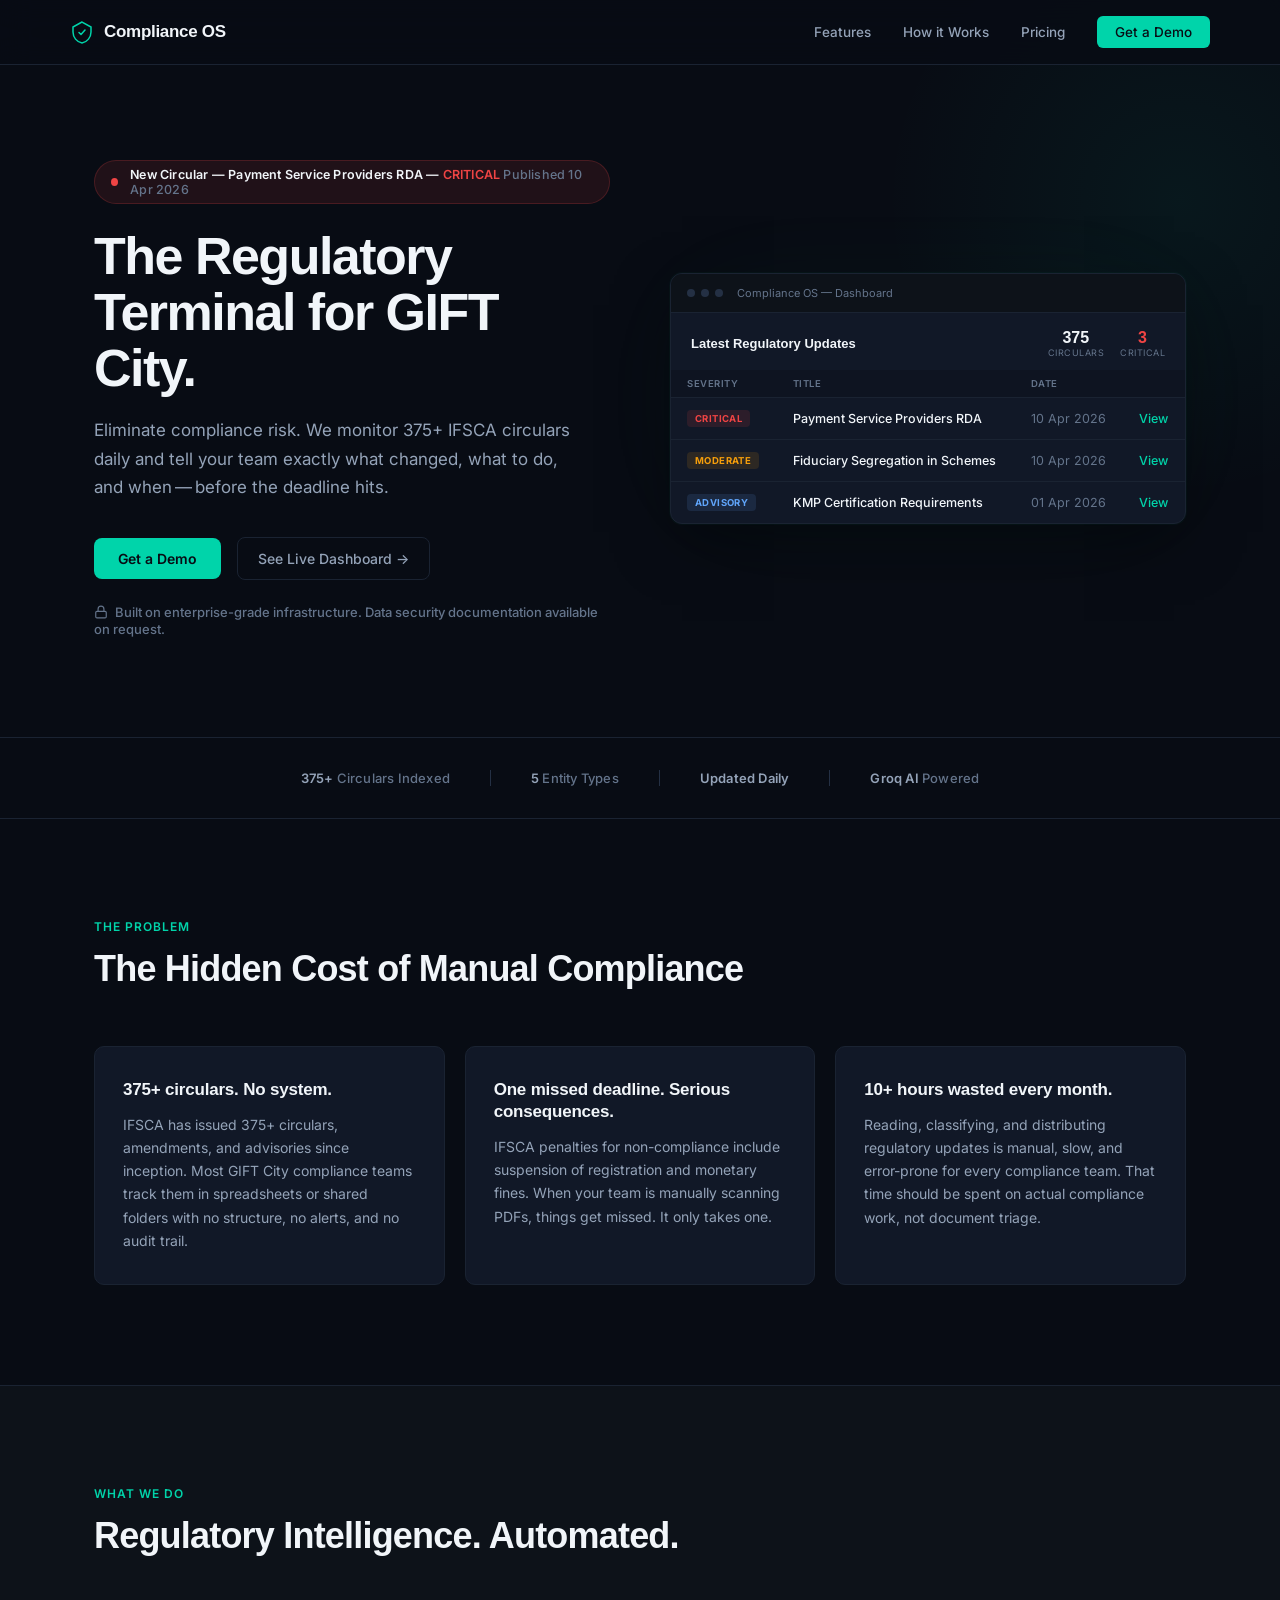
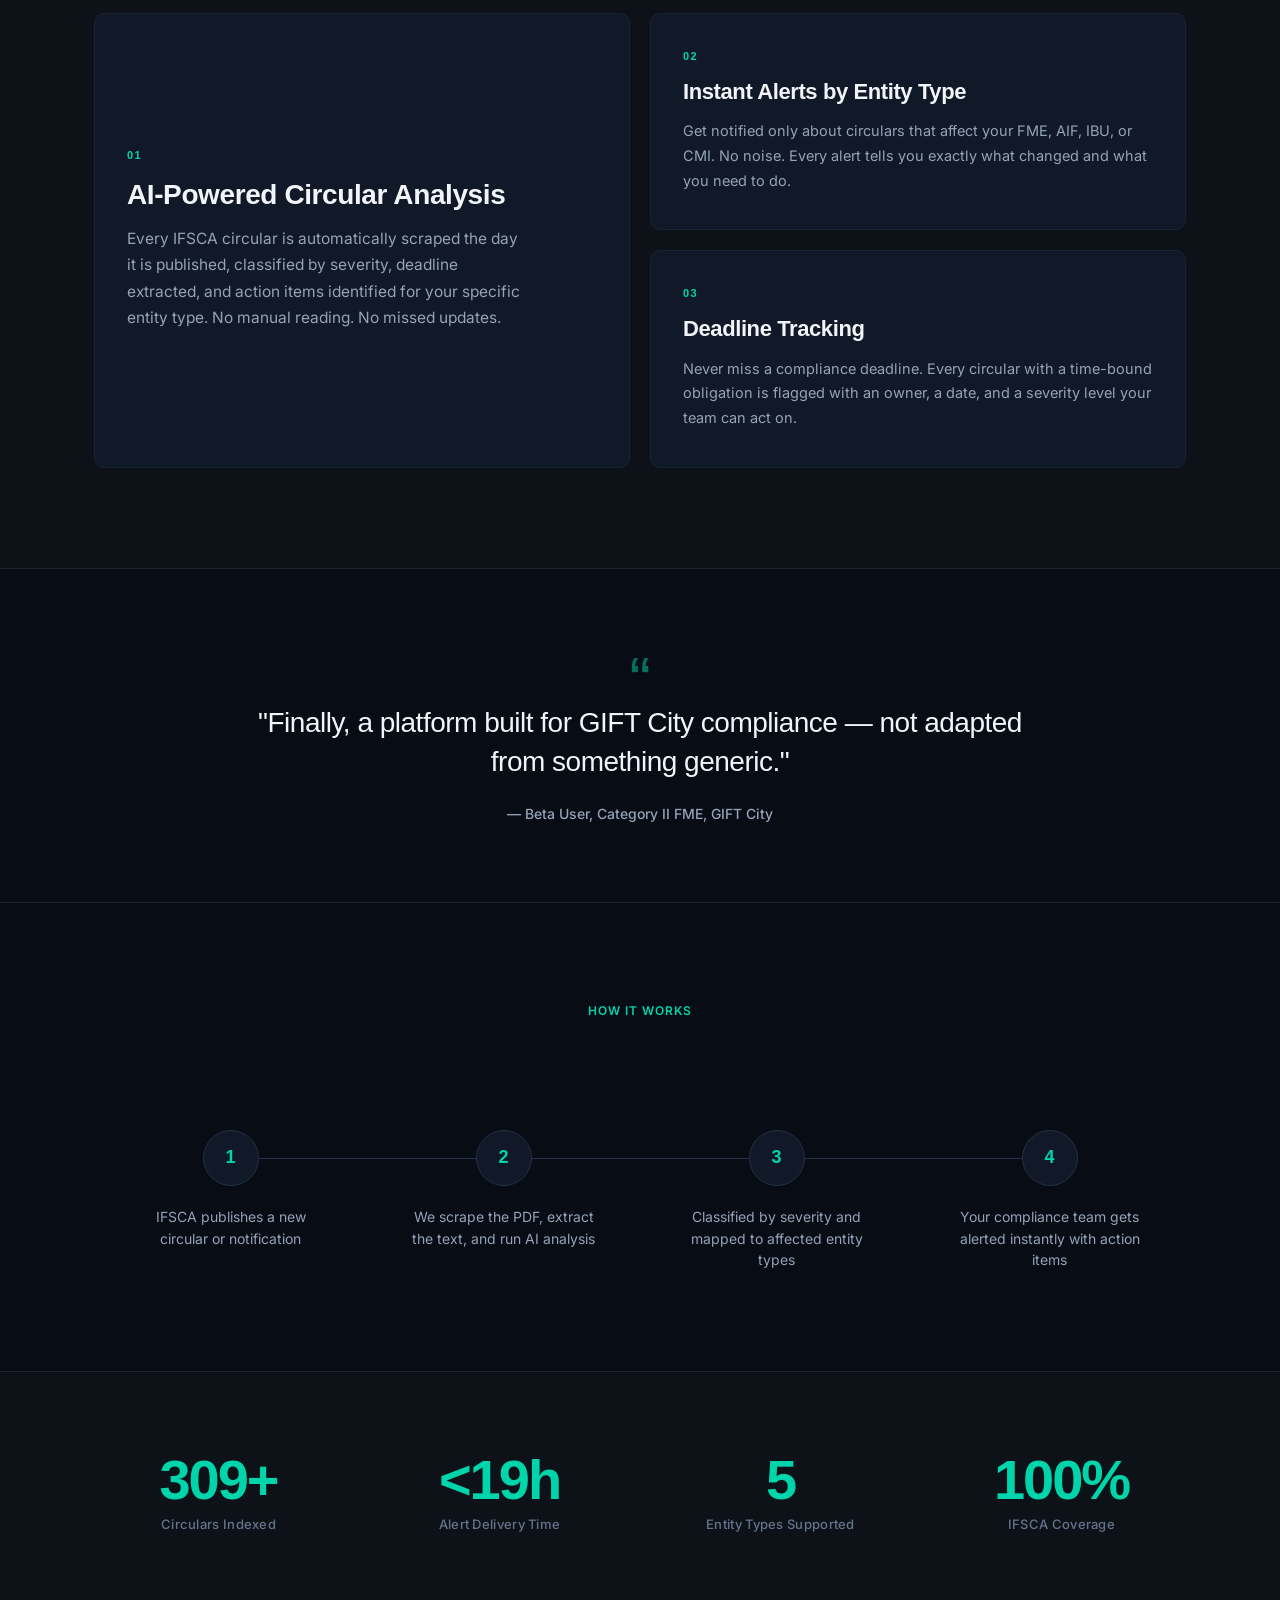
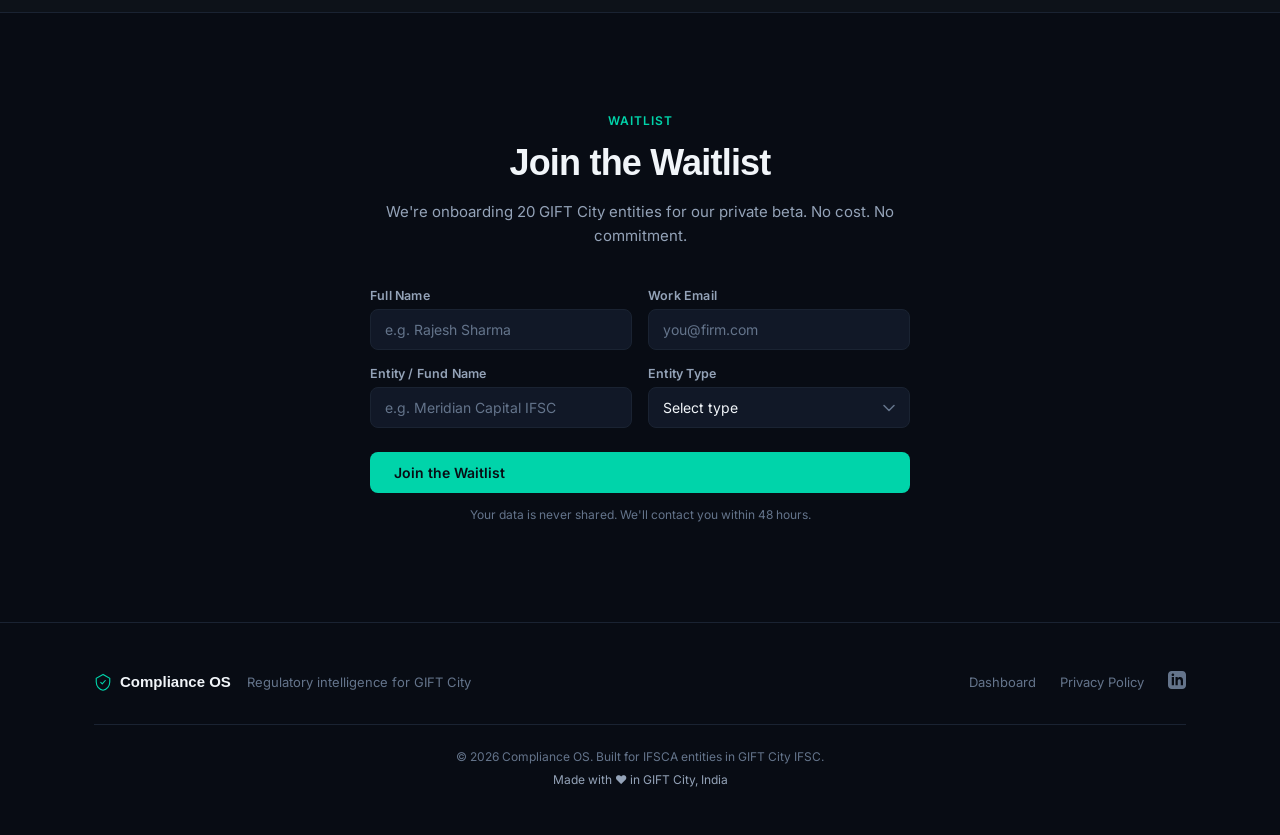
<file: index.html>
<!DOCTYPE html>
<html lang="en">

<head>
    <meta charset="UTF-8">
    <meta name="viewport" content="width=device-width, initial-scale=1.0">
    <title>Compliance OS — Regulatory Intelligence for GIFT City</title>
    <meta name="description"
        content="Compliance OS monitors 375+ IFSCA circulars daily and tells your compliance team exactly what changed, what to do, and when — before the deadline hits.">
    <link rel="preconnect" href="https://fonts.googleapis.com">
    <link rel="preconnect" href="https://fonts.gstatic.com" crossorigin>
    <link href="https://fonts.googleapis.com/css2?family=Geist:wght@400;500;600;700&family=Inter:wght@300..600&family=JetBrains+Mono:wght@400;500&display=swap" rel="stylesheet">
    <style>
        /* ============================================================
           COMPLIANCE OS — Landing Page
           Design: Dark editorial, financial terminal aesthetic
           ============================================================ */

        *,
        *::before,
        *::after {
            margin: 0;
            padding: 0;
            box-sizing: border-box;
        }

        :root {
            --bg-base: #080C14;
            --bg-raised: #0D1219;
            --bg-surface: #111827;
            --bg-surface-hover: #151D2E;
            --border: #1A2332;
            --border-light: #243044;
            --teal: #00D4AA;
            --teal-dim: rgba(0, 212, 170, 0.08);
            --teal-glow: rgba(0, 212, 170, 0.15);
            --red: #EF4444;
            --amber: #F59E0B;
            --blue: #60A5FA;
            --text-primary: #F1F5F9;
            --text-secondary: #94A3B8;
            --text-muted: #64748B;
            --font-heading: 'Space Grotesk', -apple-system, sans-serif;
            --font-body: 'Inter', -apple-system, sans-serif;
        }

        html {
            scroll-behavior: smooth;
        }

        body {
            font-family: var(--font-body);
            background: var(--bg-base);
            color: var(--text-primary);
            -webkit-font-smoothing: antialiased;
            -moz-osx-font-smoothing: grayscale;
            overflow-x: hidden;
        }

        a {
            color: inherit;
            text-decoration: none;
        }

        /* ── Reveal Animations ──────────────────────────────── */

        .reveal {
            opacity: 0;
            transform: translateY(24px);
            transition: opacity 0.7s cubic-bezier(0.16, 1, 0.3, 1),
                transform 0.7s cubic-bezier(0.16, 1, 0.3, 1);
        }

        .reveal.visible {
            opacity: 1;
            transform: translateY(0);
        }

        .reveal-delay-1 {
            transition-delay: 0.1s;
        }

        .reveal-delay-2 {
            transition-delay: 0.2s;
        }

        .reveal-delay-3 {
            transition-delay: 0.3s;
        }

        .reveal-delay-4 {
            transition-delay: 0.4s;
        }

        /* ── Layout ─────────────────────────────────────────── */

        .container {
            max-width: 1140px;
            margin: 0 auto;
            padding: 0 24px;
        }

        section {
            padding: 100px 0;
        }

        /* ── Navbar ─────────────────────────────────────────── */

        .navbar {
            position: fixed;
            top: 0;
            left: 0;
            right: 0;
            z-index: 100;
            padding: 0 24px;
            background: rgba(8, 12, 20, 0.8);
            backdrop-filter: blur(16px);
            -webkit-backdrop-filter: blur(16px);
            border-bottom: 1px solid var(--border);
        }

        .navbar-inner {
            max-width: 1140px;
            margin: 0 auto;
            display: flex;
            align-items: center;
            justify-content: space-between;
            height: 64px;
        }

        .nav-logo {
            display: flex;
            align-items: center;
            gap: 10px;
        }

        .nav-logo svg {
            flex-shrink: 0;
        }

        .nav-logo-text {
            font-family: var(--font-heading);
            font-weight: 700;
            font-size: 17px;
            letter-spacing: -0.3px;
        }

        .nav-links {
            display: flex;
            align-items: center;
            gap: 32px;
        }

        .nav-links a {
            font-size: 13.5px;
            font-weight: 500;
            color: var(--text-secondary);
            transition: color 0.2s;
        }

        .nav-links a:hover {
            color: var(--text-primary);
        }

        .nav-cta {
            font-size: 13px;
            font-weight: 600;
            color: var(--bg-base) !important;
            background: var(--teal);
            padding: 8px 18px;
            border-radius: 6px;
            transition: opacity 0.2s, transform 0.2s;
        }

        .nav-cta:hover {
            opacity: 0.9;
            transform: translateY(-1px);
        }

        .nav-hamburger {
            display: none;
            background: none;
            border: none;
            color: var(--text-primary);
            cursor: pointer;
            padding: 4px;
        }

        /* ── Hero ───────────────────────────────────────────── */

        .hero {
            padding: 160px 0 100px;
            position: relative;
            overflow: hidden;
        }

        .hero-orb {
            position: absolute;
            width: 600px;
            height: 600px;
            border-radius: 50%;
            background: radial-gradient(circle, rgba(0, 212, 170, 0.06) 0%, transparent 70%);
            top: -100px;
            right: -200px;
            animation: orb-drift 20s ease-in-out infinite;
            pointer-events: none;
        }

        @keyframes orb-drift {

            0%,
            100% {
                transform: translate(0, 0) scale(1);
            }

            33% {
                transform: translate(-40px, 30px) scale(1.05);
            }

            66% {
                transform: translate(20px, -20px) scale(0.97);
            }
        }

        .hero-grid {
            display: grid;
            grid-template-columns: 1fr 1fr;
            gap: 60px;
            align-items: center;
            position: relative;
            z-index: 1;
        }

        .hero-eyebrow {
            display: inline-flex;
            align-items: center;
            gap: 8px;
            font-size: 12.5px;
            font-weight: 600;
            letter-spacing: 0.5px;
            text-transform: uppercase;
            color: var(--teal);
            margin-bottom: 20px;
        }

        .hero-eyebrow::before {
            content: '';
            width: 20px;
            height: 1px;
            background: var(--teal);
        }

        .hero h1 {
            font-family: var(--font-heading);
            font-size: 52px;
            font-weight: 700;
            line-height: 1.08;
            letter-spacing: -1.5px;
            margin-bottom: 20px;
        }

        .hero-sub {
            font-size: 17px;
            line-height: 1.65;
            color: var(--text-secondary);
            max-width: 480px;
            margin-bottom: 36px;
        }

        .hero-actions {
            display: flex;
            align-items: center;
            gap: 16px;
        }

        .btn-primary {
            display: inline-flex;
            align-items: center;
            gap: 8px;
            font-family: var(--font-body);
            font-size: 14px;
            font-weight: 600;
            color: var(--bg-base);
            background: var(--teal);
            padding: 12px 24px;
            border-radius: 8px;
            border: none;
            cursor: pointer;
            transition: opacity 0.2s, transform 0.15s;
        }

        .btn-primary:hover {
            opacity: 0.9;
            transform: translateY(-1px);
        }

        .btn-ghost {
            display: inline-flex;
            align-items: center;
            gap: 6px;
            font-family: var(--font-body);
            font-size: 14px;
            font-weight: 500;
            color: var(--text-secondary);
            padding: 12px 20px;
            border-radius: 8px;
            border: 1px solid var(--border);
            background: transparent;
            cursor: pointer;
            transition: color 0.2s, border-color 0.2s;
        }

        .btn-ghost:hover {
            color: var(--text-primary);
            border-color: var(--border-light);
        }

        /* Hero Dashboard Mockup */

        .hero-mockup {
            background: var(--bg-surface);
            border: 1px solid var(--border);
            border-radius: 12px;
            overflow: hidden;
            box-shadow:
                0 0 0 1px rgba(0, 212, 170, 0.03),
                0 20px 60px -12px rgba(0, 0, 0, 0.5),
                0 0 120px -40px rgba(0, 212, 170, 0.08);
        }

        .mockup-bar {
            display: flex;
            align-items: center;
            gap: 6px;
            padding: 12px 16px;
            border-bottom: 1px solid var(--border);
            background: var(--bg-raised);
        }

        .mockup-dot {
            width: 8px;
            height: 8px;
            border-radius: 50%;
            background: var(--border-light);
        }

        .mockup-bar-title {
            font-size: 11px;
            color: var(--text-muted);
            margin-left: 8px;
        }

        .mockup-header {
            display: flex;
            align-items: center;
            justify-content: space-between;
            padding: 16px 20px 12px;
        }

        .mockup-h {
            font-family: var(--font-heading);
            font-size: 13px;
            font-weight: 600;
        }

        .mockup-stats {
            display: flex;
            gap: 16px;
        }

        .mockup-stat {
            text-align: center;
        }

        .mockup-stat-val {
            font-family: var(--font-heading);
            font-size: 16px;
            font-weight: 700;
        }

        .mockup-stat-label {
            font-size: 9px;
            color: var(--text-muted);
            text-transform: uppercase;
            letter-spacing: 0.5px;
        }

        .mockup-table {
            width: 100%;
            border-collapse: collapse;
        }

        .mockup-table th {
            text-align: left;
            padding: 8px 16px;
            font-size: 9.5px;
            font-weight: 600;
            text-transform: uppercase;
            letter-spacing: 0.5px;
            color: var(--text-muted);
            border-bottom: 1px solid var(--border);
            background: rgba(0, 0, 0, 0.15);
        }

        .mockup-table td {
            padding: 12px 16px;
            font-size: 12.5px;
            border-bottom: 1px solid var(--border);
        }

        .mockup-table tr:last-child td {
            border-bottom: none;
        }

        .badge {
            display: inline-block;
            padding: 3px 8px;
            border-radius: 4px;
            font-size: 9.5px;
            font-weight: 700;
            letter-spacing: 0.4px;
            text-transform: uppercase;
        }

        .badge-critical {
            background: rgba(239, 68, 68, 0.12);
            color: var(--red);
        }

        .badge-moderate {
            background: rgba(245, 158, 11, 0.12);
            color: var(--amber);
        }

        .badge-advisory {
            background: rgba(96, 165, 250, 0.12);
            color: var(--blue);
        }

        .mockup-title-text {
            color: var(--text-primary);
            font-weight: 500;
        }

        .mockup-date {
            color: var(--text-muted);
            font-size: 11.5px;
            white-space: nowrap;
        }

        .mockup-view {
            font-size: 11px;
            color: var(--teal);
            font-weight: 500;
            cursor: default;
        }

        /* ── Trust Bar ──────────────────────────────────────── */

        .trust-bar {
            padding: 32px 0;
            border-top: 1px solid var(--border);
            border-bottom: 1px solid var(--border);
        }

        .trust-items {
            display: flex;
            justify-content: center;
            align-items: center;
            gap: 40px;
            flex-wrap: wrap;
        }

        .trust-item {
            font-size: 13px;
            font-weight: 500;
            color: var(--text-muted);
            letter-spacing: 0.2px;
        }

        .trust-item strong {
            color: var(--text-secondary);
            font-weight: 600;
        }

        .trust-divider {
            width: 1px;
            height: 16px;
            background: var(--border-light);
        }

        /* ── Problem Section ────────────────────────────────── */

        .problem {
            background: var(--bg-base);
        }

        .section-label {
            font-size: 12px;
            font-weight: 600;
            letter-spacing: 1px;
            text-transform: uppercase;
            color: var(--teal);
            margin-bottom: 14px;
        }

        .section-heading {
            font-family: var(--font-heading);
            font-size: 36px;
            font-weight: 700;
            letter-spacing: -0.8px;
            margin-bottom: 56px;
        }

        .problem-grid {
            display: grid;
            grid-template-columns: repeat(3, 1fr);
            gap: 20px;
        }

        .problem-card {
            background: var(--bg-surface);
            border: 1px solid var(--border);
            border-radius: 10px;
            padding: 32px 28px;
            transition: border-color 0.3s, transform 0.3s;
        }

        .problem-card:hover {
            border-color: var(--border-light);
            transform: translateY(-2px);
        }

        .problem-card h3 {
            font-family: var(--font-heading);
            font-size: 17px;
            font-weight: 600;
            margin-bottom: 12px;
            line-height: 1.3;
            letter-spacing: -0.2px;
        }

        .problem-card p {
            font-size: 14px;
            line-height: 1.65;
            color: var(--text-secondary);
        }

        /* ── Features Section ───────────────────────────────── */

        .features {
            background: var(--bg-raised);
            border-top: 1px solid var(--border);
            border-bottom: 1px solid var(--border);
        }

        .features-grid {
            display: grid;
            grid-template-columns: 1fr 1fr;
            grid-template-rows: auto auto;
            gap: 20px;
        }

        .feature-card {
            background: var(--bg-surface);
            border: 1px solid var(--border);
            border-radius: 10px;
            padding: 36px 32px;
            transition: border-color 0.3s;
        }

        .feature-card:hover {
            border-color: var(--border-light);
        }

        .feature-card.feature-large {
            grid-row: 1 / 3;
            display: flex;
            flex-direction: column;
            justify-content: center;
        }

        .feature-number {
            font-family: var(--font-heading);
            font-size: 11px;
            font-weight: 600;
            color: var(--teal);
            text-transform: uppercase;
            letter-spacing: 1.5px;
            margin-bottom: 16px;
        }

        .feature-card h3 {
            font-family: var(--font-heading);
            font-size: 22px;
            font-weight: 700;
            letter-spacing: -0.4px;
            margin-bottom: 14px;
            line-height: 1.25;
        }

        .feature-large h3 {
            font-size: 28px;
        }

        .feature-card p {
            font-size: 14.5px;
            line-height: 1.7;
            color: var(--text-secondary);
        }

        .feature-large p {
            font-size: 15.5px;
            max-width: 400px;
        }

        /* ── How It Works ───────────────────────────────────── */

        .how {
            background: var(--bg-base);
        }

        .how .section-heading {
            text-align: center;
        }

        .how .section-label {
            text-align: center;
        }

        .steps {
            display: grid;
            grid-template-columns: repeat(4, 1fr);
            gap: 0;
            position: relative;
        }

        .steps::before {
            content: '';
            position: absolute;
            top: 28px;
            left: calc(12.5% + 14px);
            right: calc(12.5% + 14px);
            height: 1px;
            background: var(--border-light);
        }

        .step {
            text-align: center;
            position: relative;
            padding: 0 16px;
        }

        .step-num {
            width: 56px;
            height: 56px;
            border-radius: 50%;
            border: 1px solid var(--border-light);
            background: var(--bg-surface);
            display: inline-flex;
            align-items: center;
            justify-content: center;
            font-family: var(--font-heading);
            font-size: 18px;
            font-weight: 700;
            color: var(--teal);
            margin-bottom: 20px;
            position: relative;
            z-index: 1;
        }

        .step p {
            font-size: 14px;
            line-height: 1.55;
            color: var(--text-secondary);
            max-width: 200px;
            margin: 0 auto;
        }

        /* ── Stats Section ──────────────────────────────────── */

        .stats-section {
            background: var(--bg-raised);
            border-top: 1px solid var(--border);
            border-bottom: 1px solid var(--border);
            padding: 80px 0;
        }

        .stats-row {
            display: grid;
            grid-template-columns: repeat(4, 1fr);
            gap: 32px;
        }

        .stat-block {
            text-align: center;
        }

        .stat-number {
            font-family: var(--font-heading);
            font-size: 56px;
            font-weight: 700;
            letter-spacing: -2px;
            color: var(--teal);
            line-height: 1;
            margin-bottom: 8px;
        }

        .stat-desc {
            font-size: 13px;
            font-weight: 500;
            color: var(--text-muted);
            letter-spacing: 0.3px;
        }

        /* ── Early Access Form ──────────────────────────────── */

        .cta-section {
            background: var(--bg-base);
        }

        .cta-inner {
            max-width: 540px;
            margin: 0 auto;
        }

        .cta-inner .section-heading {
            text-align: center;
        }

        .cta-sub {
            text-align: center;
            font-size: 15px;
            line-height: 1.6;
            color: var(--text-secondary);
            margin-bottom: 40px;
            margin-top: -40px;
        }

        .form-group {
            margin-bottom: 16px;
        }

        .form-group label {
            display: block;
            font-size: 12.5px;
            font-weight: 600;
            color: var(--text-secondary);
            margin-bottom: 6px;
            letter-spacing: 0.2px;
        }

        .form-group input,
        .form-group select {
            width: 100%;
            padding: 11px 14px;
            background: var(--bg-surface);
            border: 1px solid var(--border);
            border-radius: 8px;
            color: var(--text-primary);
            font-family: var(--font-body);
            font-size: 14px;
            outline: none;
            transition: border-color 0.2s;
            -webkit-appearance: none;
        }

        .form-group input::placeholder {
            color: var(--text-muted);
        }

        .form-group input:focus,
        .form-group select:focus {
            border-color: var(--teal);
        }

        .form-group select {
            background-image: url("data:image/svg+xml,%3Csvg width='12' height='8' viewBox='0 0 12 8' fill='none' xmlns='http://www.w3.org/2000/svg'%3E%3Cpath d='M1 1.5L6 6.5L11 1.5' stroke='%2364748B' stroke-width='1.5' stroke-linecap='round' stroke-linejoin='round'/%3E%3C/svg%3E");
            background-repeat: no-repeat;
            background-position: right 14px center;
            padding-right: 36px;
        }

        .form-row {
            display: grid;
            grid-template-columns: 1fr 1fr;
            gap: 16px;
        }

        .form-submit {
            width: 100%;
            margin-top: 8px;
        }

        .form-note {
            text-align: center;
            font-size: 12px;
            color: var(--text-muted);
            margin-top: 14px;
        }

        /* ── Footer ─────────────────────────────────────────── */

        .footer {
            padding: 48px 0;
            border-top: 1px solid var(--border);
        }

        .footer-inner {
            display: flex;
            align-items: center;
            justify-content: space-between;
            flex-wrap: wrap;
            gap: 16px;
        }

        .footer-left {
            display: flex;
            align-items: center;
            gap: 16px;
        }

        .footer-logo {
            display: flex;
            align-items: center;
            gap: 8px;
        }

        .footer-logo-text {
            font-family: var(--font-heading);
            font-weight: 700;
            font-size: 15px;
        }

        .footer-tagline {
            font-size: 13px;
            color: var(--text-muted);
        }

        .footer-links {
            display: flex;
            align-items: center;
            gap: 24px;
        }

        .footer-links a {
            font-size: 13px;
            color: var(--text-muted);
            transition: color 0.2s;
        }

        .footer-links a:hover {
            color: var(--text-secondary);
        }

        .footer-copy {
            width: 100%;
            text-align: center;
            font-size: 12px;
            color: var(--text-muted);
            margin-top: 32px;
            padding-top: 24px;
            border-top: 1px solid var(--border);
        }

        /* ── Ticker ─────────────────────────────────────────── */
        .hero-ticker {
            display: inline-flex;
            align-items: center;
            gap: 12px;
            background: rgba(239, 68, 68, 0.1);
            border: 1px solid rgba(239, 68, 68, 0.2);
            padding: 6px 16px;
            border-radius: 100px;
            font-size: 12.5px;
            font-weight: 600;
            color: var(--text-primary);
            margin-bottom: 24px;
            letter-spacing: 0.2px;
        }

        .ticker-dot {
            width: 8px;
            height: 8px;
            background: var(--red);
            border-radius: 50%;
            position: relative;
        }

        .ticker-dot::after {
            content: '';
            position: absolute;
            top: -4px;
            left: -4px;
            right: -4px;
            bottom: -4px;
            border-radius: 50%;
            border: 2px solid var(--red);
            opacity: 0;
            animation: pulse 2s cubic-bezier(0.4, 0, 0.6, 1) infinite;
        }

        .ticker-highlight {
            color: var(--red);
        }

        .ticker-muted {
            color: var(--text-muted);
            font-weight: 500;
        }

        @keyframes pulse {
            0% {
                transform: scale(0.5);
                opacity: 0;
            }

            50% {
                opacity: 0.5;
            }

            100% {
                transform: scale(1.5);
                opacity: 0;
            }
        }

        /* ── Social Proof ───────────────────────────────────── */
        .testimonial {
            background: var(--bg-base);
            border-bottom: 1px solid var(--border);
            text-align: center;
            padding: 80px 0;
        }

        .testimonial-inner {
            max-width: 800px;
            margin: 0 auto;
        }

        .testimonial blockquote {
            font-family: var(--font-heading);
            font-size: 28px;
            line-height: 1.4;
            font-weight: 500;
            color: var(--text-primary);
            margin-bottom: 24px;
            position: relative;
            letter-spacing: -0.5px;
        }

        .testimonial blockquote::before {
            content: '\201C';
            display: block;
            font-size: 64px;
            color: var(--teal);
            line-height: 1;
            margin-bottom: -10px;
            opacity: 0.5;
        }

        .testimonial cite {
            display: block;
            font-style: normal;
            font-size: 14px;
            color: var(--text-secondary);
            font-weight: 500;
        }

        /* ── Pricing ────────────────────────────────────────── */
        .pricing {
            background: var(--bg-base);
        }

        .pricing-grid {
            display: grid;
            grid-template-columns: repeat(3, 1fr);
            gap: 24px;
            margin-top: 48px;
            align-items: start;
        }

        .pricing-card {
            background: var(--bg-surface);
            border: 1px solid var(--border);
            border-radius: 12px;
            padding: 40px 32px;
            position: relative;
            transition: transform 0.3s, border-color 0.3s;
        }

        .pricing-card:hover {
            border-color: var(--border-light);
            transform: translateY(-4px);
        }

        .pricing-card.popular {
            border-color: var(--teal);
            box-shadow: 0 0 40px rgba(0, 212, 170, 0.08);
            background: linear-gradient(180deg, rgba(17, 24, 39, 1) 0%, rgba(13, 18, 25, 1) 100%);
        }

        .pricing-badge {
            position: absolute;
            top: -12px;
            left: 50%;
            transform: translateX(-50%);
            background: var(--teal);
            color: var(--bg-base);
            font-size: 11px;
            font-weight: 700;
            padding: 4px 12px;
            border-radius: 100px;
            text-transform: uppercase;
            letter-spacing: 1px;
        }

        .pricing-tier {
            font-family: var(--font-heading);
            font-size: 18px;
            font-weight: 600;
            color: var(--text-primary);
            margin-bottom: 8px;
        }

        .pricing-price {
            font-family: var(--font-heading);
            font-size: 36px;
            font-weight: 700;
            margin-bottom: 8px;
            letter-spacing: -1px;
        }

        .pricing-price span {
            font-size: 15px;
            color: var(--text-muted);
            font-weight: 500;
            letter-spacing: 0;
        }

        .pricing-features {
            list-style: none;
            margin: 32px 0;
        }

        .pricing-features li {
            display: flex;
            align-items: flex-start;
            gap: 12px;
            font-size: 14px;
            color: var(--text-secondary);
            margin-bottom: 16px;
            line-height: 1.5;
        }

        .pricing-features li svg {
            flex-shrink: 0;
            color: var(--teal);
            margin-top: 2px;
        }

        .pricing-btn {
            display: block;
            width: 100%;
            text-align: center;
            padding: 12px;
            border-radius: 8px;
            font-size: 14px;
            font-weight: 600;
            transition: opacity 0.2s;
        }

        .pricing-btn-primary {
            background: var(--teal);
            color: var(--bg-base);
        }

        .pricing-btn-secondary {
            background: transparent;
            color: var(--text-primary);
            border: 1px solid var(--border-light);
        }

        .pricing-btn-primary:hover,
        .pricing-btn-secondary:hover {
            opacity: 0.9;
        }

        /* ── Mobile Responsive ──────────────────────────────── */

        @media (max-width: 900px) {
            .hero-grid {
                grid-template-columns: 1fr;
                gap: 48px;
            }

            .hero {
                padding: 120px 0 60px;
            }

            .hero h1 {
                font-size: 38px;
            }

            .problem-grid {
                grid-template-columns: 1fr;
            }

            .features-grid {
                grid-template-columns: 1fr;
            }

            .pricing-grid {
                grid-template-columns: 1fr;
            }

            .feature-card.feature-large {
                grid-row: auto;
            }

            .steps {
                grid-template-columns: 1fr 1fr;
                gap: 40px 0;
            }

            .steps::before {
                display: none;
            }

            .stats-row {
                grid-template-columns: 1fr 1fr;
                gap: 40px;
            }

            .section-heading {
                font-size: 28px;
            }
        }

        @media (max-width: 640px) {
            .nav-links {
                display: none;
                position: absolute;
                top: 64px;
                left: 0;
                right: 0;
                background: var(--bg-raised);
                border-bottom: 1px solid var(--border);
                flex-direction: column;
                padding: 20px 24px;
                gap: 16px;
            }

            .nav-links.open {
                display: flex;
            }

            .nav-hamburger {
                display: block;
            }

            .hero h1 {
                font-size: 32px;
            }

            .hero-sub {
                font-size: 15px;
            }

            .hero-actions {
                flex-direction: column;
                align-items: flex-start;
            }

            .steps {
                grid-template-columns: 1fr;
            }

            .stats-row {
                grid-template-columns: 1fr 1fr;
            }

            .stat-number {
                font-size: 42px;
            }

            .form-row {
                grid-template-columns: 1fr;
            }

            .footer-inner {
                flex-direction: column;
                align-items: flex-start;
            }

            .trust-items {
                gap: 20px;
            }

            .trust-divider {
                display: none;
            }
        }
    </style>
</head>

<body>

    <!-- ── Navbar ──────────────────────────────────────── -->
    <nav class="navbar">
        <div class="navbar-inner">
            <a href="#" class="nav-logo">
                <svg width="24" height="24" viewBox="0 0 24 24" fill="none">
                    <path d="M12 2L3 7V12C3 17.25 6.75 22.13 12 23C17.25 22.13 21 17.25 21 12V7L12 2Z" stroke="#00D4AA"
                        stroke-width="1.5" fill="none" />
                    <path d="M9 12.5L11 14.5L15 10" stroke="#00D4AA" stroke-width="1.5" stroke-linecap="round"
                        stroke-linejoin="round" />
                </svg>
                <span class="nav-logo-text">Compliance OS</span>
            </a>
            <div class="nav-links" id="navLinks">
                <a href="#features">Features</a>
                <a href="#how-it-works">How it Works</a>
                <a href="#pricing">Pricing</a>
                <a href="auth.html" class="nav-cta">Get a Demo</a>
            </div>
            <button class="nav-hamburger" id="navToggle" aria-label="Menu">
                <svg width="22" height="22" viewBox="0 0 24 24" fill="none" stroke="currentColor" stroke-width="2">
                    <line x1="3" y1="6" x2="21" y2="6" />
                    <line x1="3" y1="12" x2="21" y2="12" />
                    <line x1="3" y1="18" x2="21" y2="18" />
                </svg>
            </button>
        </div>
    </nav>

    <!-- ── Hero ────────────────────────────────────────── -->
    <section class="hero" id="hero">
        <div class="hero-orb"></div>
        <div class="container">
            <div class="hero-grid">
                <div class="hero-copy">
                    <div class="hero-ticker reveal">
                        <span class="ticker-dot"></span>
                        <span>New Circular &mdash; Payment Service Providers RDA &mdash; <span
                                class="ticker-highlight">CRITICAL</span> <span class="ticker-muted">Published 10 Apr
                                2026</span></span>
                    </div>
                    <h1 class="reveal reveal-delay-1">The Regulatory Terminal for GIFT City.</h1>
                    <p class="hero-sub reveal reveal-delay-2">Eliminate compliance risk. We monitor 375+ IFSCA circulars daily and tell your team exactly what changed, what to do, and when&thinsp;&mdash;&thinsp;before the deadline hits.</p>
                    <div class="hero-actions reveal reveal-delay-3">
                        <a href="auth.html" class="btn-primary">Get a Demo</a>
                        <a href="/auth" class="btn-ghost">See Live Dashboard →</a>
                    </div>
                    <p class="reveal reveal-delay-4" style="font-size: 13px; color: var(--text-muted); margin-top: 24px; font-weight: 500;">
                        <svg width="14" height="14" viewBox="0 0 24 24" fill="none" stroke="currentColor" stroke-width="2" style="vertical-align: middle; margin-right: 4px; margin-bottom: 2px;"><rect x="3" y="11" width="18" height="11" rx="2" ry="2"></rect><path d="M7 11V7a5 5 0 0 1 10 0v4"></path></svg>
                        Built on enterprise-grade infrastructure. Data security documentation available on request.
                    </p>
                </div>
                <div class="reveal reveal-delay-2">
                    <div class="hero-mockup">
                        <div class="mockup-bar">
                            <span class="mockup-dot"></span>
                            <span class="mockup-dot"></span>
                            <span class="mockup-dot"></span>
                            <span class="mockup-bar-title">Compliance OS &mdash; Dashboard</span>
                        </div>
                        <div class="mockup-header">
                            <span class="mockup-h">Latest Regulatory Updates</span>
                            <div class="mockup-stats">
                                <div class="mockup-stat">
                                    <div class="mockup-stat-val">375</div>
                                    <div class="mockup-stat-label">Circulars</div>
                                </div>
                                <div class="mockup-stat">
                                    <div class="mockup-stat-val" style="color:var(--red);">3</div>
                                    <div class="mockup-stat-label">Critical</div>
                                </div>
                            </div>
                        </div>
                        <table class="mockup-table">
                            <thead>
                                <tr>
                                    <th>Severity</th>
                                    <th>Title</th>
                                    <th>Date</th>
                                    <th></th>
                                </tr>
                            </thead>
                            <tbody>
                                <tr>
                                    <td><span class="badge badge-critical">Critical</span></td>
                                    <td class="mockup-title-text">Payment Service Providers RDA</td>
                                    <td class="mockup-date">10 Apr 2026</td>
                                    <td class="mockup-view">View</td>
                                </tr>
                                <tr>
                                    <td><span class="badge badge-moderate">Moderate</span></td>
                                    <td class="mockup-title-text">Fiduciary Segregation in Schemes</td>
                                    <td class="mockup-date">10 Apr 2026</td>
                                    <td class="mockup-view">View</td>
                                </tr>
                                <tr>
                                    <td><span class="badge badge-advisory">Advisory</span></td>
                                    <td class="mockup-title-text">KMP Certification Requirements</td>
                                    <td class="mockup-date">01 Apr 2026</td>
                                    <td class="mockup-view">View</td>
                                </tr>
                            </tbody>
                        </table>
                    </div>
                </div>
            </div>
        </div>
    </section>

    <!-- ── Trust Bar ───────────────────────────────────── -->
    <div class="trust-bar">
        <div class="container">
            <div class="trust-items">
                <span class="trust-item"><strong>375+</strong> Circulars Indexed</span>
                <span class="trust-divider"></span>
                <span class="trust-item"><strong>5</strong> Entity Types</span>
                <span class="trust-divider"></span>
                <span class="trust-item"><strong>Updated Daily</strong></span>
                <span class="trust-divider"></span>
                <span class="trust-item"><strong>Groq AI</strong> Powered</span>
            </div>
        </div>
    </div>

    <!-- ── Problem Section ─────────────────────────────── -->
    <section class="problem" id="problem">
        <div class="container">
            <div class="section-label reveal">The Problem</div>
            <h2 class="section-heading reveal reveal-delay-1">The Hidden Cost of Manual Compliance</h2>
            <div class="problem-grid">
                <div class="problem-card reveal reveal-delay-1">
                    <h3>375+ circulars. No system.</h3>
                    <p>IFSCA has issued 375+ circulars, amendments, and advisories since inception. Most GIFT City
                        compliance teams track them in spreadsheets or shared folders with no structure, no alerts, and
                        no audit trail.</p>
                </div>
                <div class="problem-card reveal reveal-delay-2">
                    <h3>One missed deadline. Serious consequences.</h3>
                    <p>IFSCA penalties for non-compliance include suspension of registration and monetary fines. When
                        your team is manually scanning PDFs, things get missed. It only takes one.</p>
                </div>
                <div class="problem-card reveal reveal-delay-3">
                    <h3>10+ hours wasted every month.</h3>
                    <p>Reading, classifying, and distributing regulatory updates is manual, slow, and error-prone for
                        every compliance team. That time should be spent on actual compliance work, not document triage.
                    </p>
                </div>
            </div>
        </div>
    </section>

    <!-- ── Features Section ────────────────────────────── -->
    <section class="features" id="features">
        <div class="container">
            <div class="section-label reveal">What We Do</div>
            <h2 class="section-heading reveal reveal-delay-1">Regulatory Intelligence. Automated.</h2>
            <div class="features-grid">
                <div class="feature-card feature-large reveal reveal-delay-1">
                    <div class="feature-number">01</div>
                    <h3>AI-Powered Circular Analysis</h3>
                    <p>Every IFSCA circular is automatically scraped the day it is published, classified by severity,
                        deadline extracted, and action items identified for your specific entity type. No manual
                        reading. No missed updates.</p>
                </div>
                <div class="feature-card reveal reveal-delay-2">
                    <div class="feature-number">02</div>
                    <h3>Instant Alerts by Entity Type</h3>
                    <p>Get notified only about circulars that affect your FME, AIF, IBU, or CMI. No noise. Every alert
                        tells you exactly what changed and what you need to do.</p>
                </div>
                <div class="feature-card reveal reveal-delay-3">
                    <div class="feature-number">03</div>
                    <h3>Deadline Tracking</h3>
                    <p>Never miss a compliance deadline. Every circular with a time-bound obligation is flagged with an
                        owner, a date, and a severity level your team can act on.</p>
                </div>
            </div>
        </div>
    </section>

    <!-- ── Testimonial ─────────────────────────────────── -->
    <section class="testimonial">
        <div class="container reveal">
            <div class="testimonial-inner">
                <blockquote>"Finally, a platform built for GIFT City compliance &mdash; not adapted from something
                    generic."</blockquote>
                <cite>&mdash; Beta User, Category II FME, GIFT City</cite>
            </div>
        </div>
    </section>

    <!-- ── How It Works ────────────────────────────────── -->
    <section class="how" id="how-it-works">
        <div class="container">
            <div class="section-label reveal">How It Works</div>
            <h2 class="section-heading reveal reveal-delay-1">From Publication to Your Inbox</h2>
            <div class="steps">
                <div class="step reveal reveal-delay-1">
                    <div class="step-num">1</div>
                    <p>IFSCA publishes a new circular or notification</p>
                </div>
                <div class="step reveal reveal-delay-2">
                    <div class="step-num">2</div>
                    <p>We scrape the PDF, extract the text, and run AI analysis</p>
                </div>
                <div class="step reveal reveal-delay-3">
                    <div class="step-num">3</div>
                    <p>Classified by severity and mapped to affected entity types</p>
                </div>
                <div class="step reveal reveal-delay-4">
                    <div class="step-num">4</div>
                    <p>Your compliance team gets alerted instantly with action items</p>
                </div>
            </div>
        </div>
    </section>

    <!-- ── Stats Section ───────────────────────────────── -->
    <section class="stats-section">
        <div class="container">
            <div class="stats-row">
                <div class="stat-block reveal reveal-delay-1">
                    <div class="stat-number"><span class="stat-counter" data-target="375" data-suffix="+">0+</span>
                    </div>
                    <div class="stat-desc">Circulars Indexed</div>
                </div>
                <div class="stat-block reveal reveal-delay-2">
                    <div class="stat-number">&lt;<span class="stat-counter" data-target="24" data-suffix="h">0h</span>
                    </div>
                    <div class="stat-desc">Alert Delivery Time</div>
                </div>
                <div class="stat-block reveal reveal-delay-3">
                    <div class="stat-number">5</div>
                    <div class="stat-desc">Entity Types Supported</div>
                </div>
                <div class="stat-block reveal reveal-delay-4">
                    <div class="stat-number">100%</div>
                    <div class="stat-desc">IFSCA Coverage</div>
                </div>
            </div>
        </div>
    </section>



    <!-- ── Early Access ────────────────────────────────── -->
    <section class="cta-section" id="early-access">
        <div class="container">
            <div class="cta-inner">
                <div class="section-label reveal" style="text-align:center;">Waitlist</div>
                <h2 class="section-heading reveal reveal-delay-1">Join the Waitlist</h2>
                <p class="cta-sub reveal reveal-delay-2">We're onboarding 20 GIFT City entities for our private beta. No
                    cost. No commitment.</p>
                <form id="earlyAccessForm" action="https://formspree.io/f/xlganejn" method="POST"
                    class="reveal reveal-delay-3" onsubmit="return handleSubmit(event)">
                    <input type="hidden" name="_subject" value="New Compliance OS Beta Request">
                    <div class="form-row">
                        <div class="form-group">
                            <label for="fullName">Full Name</label>
                            <input type="text" id="fullName" name="fullName" placeholder="e.g. Rajesh Sharma" required>
                        </div>
                        <div class="form-group">
                            <label for="email">Work Email</label>
                            <input type="email" id="email" name="email" placeholder="you@firm.com" required>
                        </div>
                    </div>
                    <div class="form-row">
                        <div class="form-group">
                            <label for="entityName">Entity / Fund Name</label>
                            <input type="text" id="entityName" name="entityName"
                                placeholder="e.g. Meridian Capital IFSC" required>
                        </div>
                        <div class="form-group">
                            <label for="entityType">Entity Type</label>
                            <select id="entityType" name="entityType" required>
                                <option value="" disabled selected>Select type</option>
                                <option value="fme_authorised">Authorised FME</option>
                                <option value="fme_non_retail">Registered FME Non-Retail</option>
                                <option value="fme_retail">Registered FME Retail</option>
                                <option value="ibu">IBU (International Banking Unit)</option>
                                <option value="cmi">Capital Market Intermediary</option>
                                <option value="other">Other GIFT City Entity</option>
                            </select>
                        </div>
                    </div>
                    <button type="submit" class="btn-primary form-submit" id="submitBtn">Join the Waitlist</button>
                    <p class="form-note">Your data is never shared. We'll contact you within 48 hours.</p>
                </form>
            </div>
        </div>
    </section>

    <!-- ── Footer ──────────────────────────────────────── -->
    <footer class="footer">
        <div class="container">
            <div class="footer-inner">
                <div class="footer-left">
                    <div class="footer-logo">
                        <svg width="18" height="18" viewBox="0 0 24 24" fill="none">
                            <path d="M12 2L3 7V12C3 17.25 6.75 22.13 12 23C17.25 22.13 21 17.25 21 12V7L12 2Z"
                                stroke="#00D4AA" stroke-width="1.5" fill="none" />
                            <path d="M9 12.5L11 14.5L15 10" stroke="#00D4AA" stroke-width="1.5" stroke-linecap="round"
                                stroke-linejoin="round" />
                        </svg>
                        <span class="footer-logo-text">Compliance OS</span>
                    </div>
                    <span class="footer-tagline">Regulatory intelligence for GIFT City</span>
                </div>
                <div class="footer-links">
                    <a href="index.html">Dashboard</a>
                    <a href="#">Privacy Policy</a>
                    <a href="#" aria-label="LinkedIn">
                        <svg width="18" height="18" viewBox="0 0 24 24" fill="currentColor">
                            <path
                                d="M19 0h-14c-2.761 0-5 2.239-5 5v14c0 2.761 2.239 5 5 5h14c2.762 0 5-2.239 5-5v-14c0-2.761-2.238-5-5-5zm-11 19h-3v-11h3v11zm-1.5-12.268c-.966 0-1.75-.79-1.75-1.764s.784-1.764 1.75-1.764 1.75.79 1.75 1.764-.783 1.764-1.75 1.764zm13.5 12.268h-3v-5.604c0-3.368-4-3.113-4 0v5.604h-3v-11h3v1.765c1.396-2.586 7-2.777 7 2.476v6.759z" />
                        </svg>
                    </a>
                </div>
            </div>
            <div class="footer-copy">
                &copy; 2026 Compliance OS. Built for IFSCA entities in GIFT City IFSC. <br><span
                    style="display:inline-block; margin-top:8px; color:var(--text-secondary);">Made with ❤️ in GIFT
                    City, India</span>
            </div>
        </div>
    </footer>

    <script>
        /* ── Number Counter ─────────────────────────────── */
        const countUp = (el) => {
            const target = parseInt(el.getAttribute('data-target'));
            const suffix = el.getAttribute('data-suffix') || '';
            const duration = 1500; // 1.5 seconds
            const start = performance.now();

            const update = (currentTime) => {
                const elapsed = currentTime - start;
                const progress = Math.min(elapsed / duration, 1);

                // easeOutQuart
                const ease = 1 - Math.pow(1 - progress, 4);

                const currentObj = Math.floor(target * ease);
                el.innerText = currentObj + suffix;

                if (progress < 1) {
                    requestAnimationFrame(update);
                } else {
                    el.innerText = target + suffix;
                }
            };
            requestAnimationFrame(update);
        };

        const statObserver = new IntersectionObserver((entries) => {
            entries.forEach(entry => {
                if (entry.isIntersecting) {
                    const counters = entry.target.querySelectorAll('.stat-counter');
                    counters.forEach(countUp);
                    statObserver.unobserve(entry.target);
                }
            });
        }, { threshold: 0.5 });

        const statsSection = document.querySelector('.stats-section');
        if (statsSection) statObserver.observe(statsSection);

        /* ── Scroll Reveal ──────────────────────────────── */
        const observer = new IntersectionObserver((entries) => {
            entries.forEach(entry => {
                if (entry.isIntersecting) {
                    entry.target.classList.add('visible');
                }
            });
        }, { threshold: 0.12, rootMargin: '0px 0px -40px 0px' });

        document.querySelectorAll('.reveal').forEach(el => observer.observe(el));

        /* ── Mobile Nav ─────────────────────────────────── */
        document.getElementById('navToggle').addEventListener('click', () => {
            document.getElementById('navLinks').classList.toggle('open');
        });

        /* ── Smooth Scroll ──────────────────────────────── */
        document.querySelectorAll('a[href^="#"]').forEach(a => {
            a.addEventListener('click', e => {
                e.preventDefault();
                const target = document.querySelector(a.getAttribute('href'));
                if (target) {
                    target.scrollIntoView({ behavior: 'smooth', block: 'start' });
                    document.getElementById('navLinks').classList.remove('open');
                }
            });
        });

        /* ── Form Submit ────────────────────────────────── */
        async function handleSubmit(e) {
            e.preventDefault();
            const form = e.target;
            const btn = document.getElementById('submitBtn');
            const original = btn.textContent;
            btn.textContent = 'Submitting...';
            btn.disabled = true;

            const formData = new FormData(form);

            try {
                const response = await fetch(form.action, {
                    method: form.method,
                    body: formData,
                    headers: { 'Accept': 'application/json' }
                });

                if (response.ok) {
                    btn.textContent = "✅ Request received. We'll contact you within 48 hours.";
                    btn.style.background = '#059669';
                    setTimeout(() => {
                        btn.textContent = original;
                        btn.style.background = '';
                        btn.disabled = false;
                        form.reset();
                    }, 4000);
                } else {
                    btn.textContent = 'Error sending request';
                    btn.style.background = '#EF4444';
                    setTimeout(() => {
                        btn.textContent = original;
                        btn.style.background = '';
                        btn.disabled = false;
                    }, 3000);
                }
            } catch (err) {
                btn.textContent = 'Network Error';
                btn.style.background = '#EF4444';
                setTimeout(() => {
                    btn.textContent = original;
                    btn.style.background = '';
                    btn.disabled = false;
                }, 3000);
            }

            return false;
        }
    </script>
</body>

</html>
</file>
